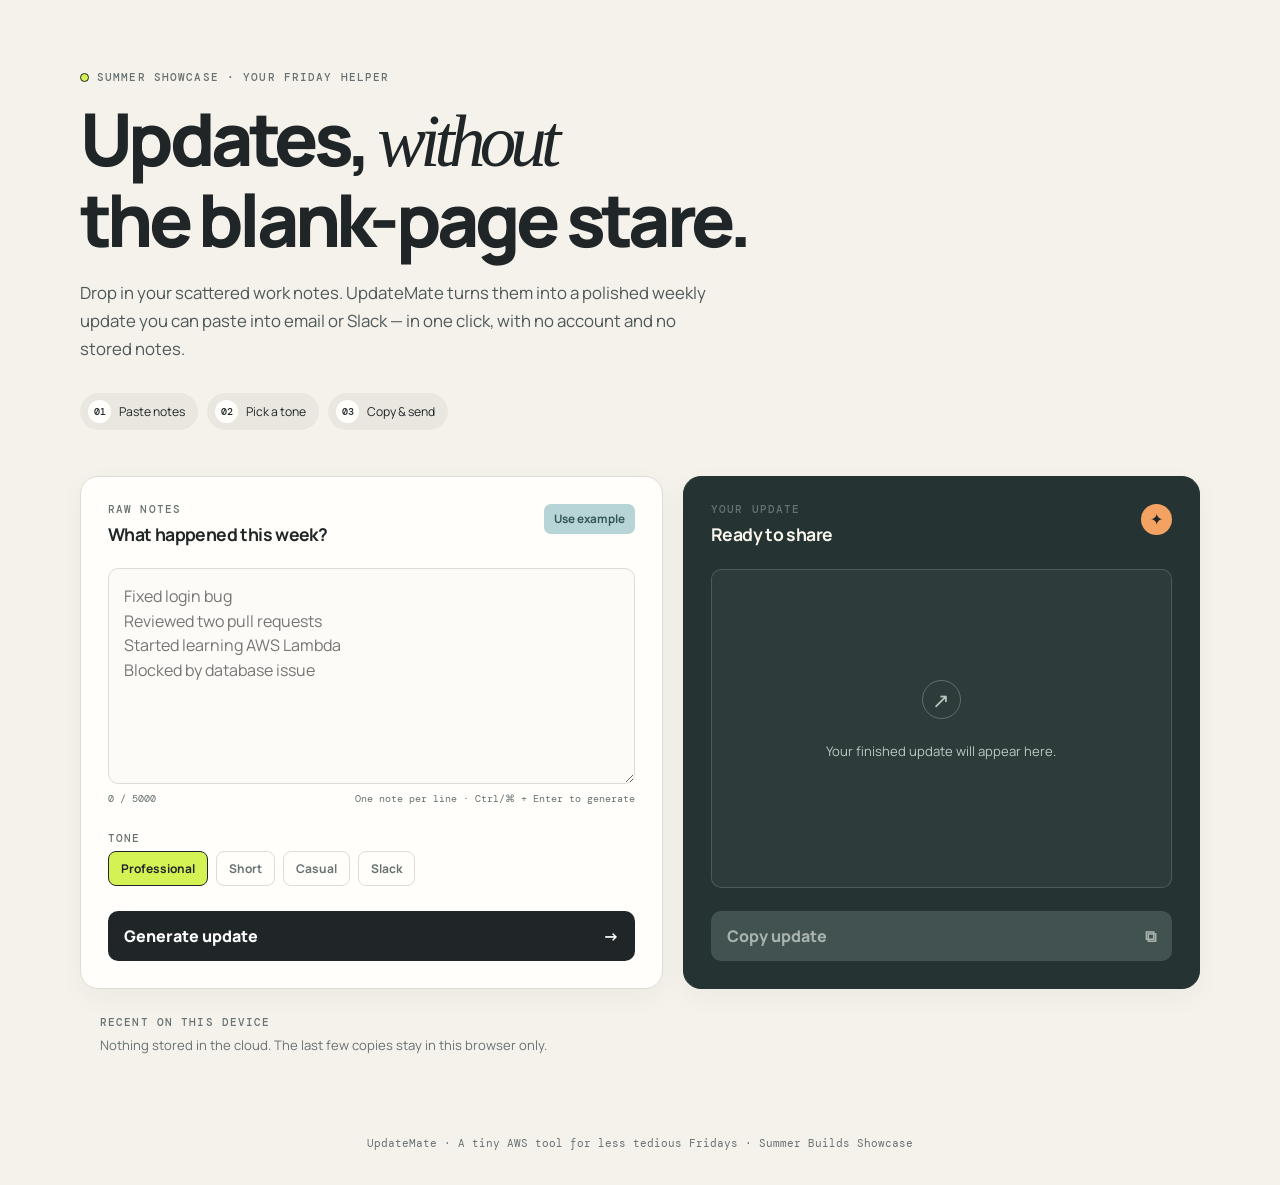
<file: index.html>
<!doctype html>
<html lang="en">
  <head>
    <meta charset="UTF-8" />
    <meta name="viewport" content="width=device-width, initial-scale=1.0" />
    <meta name="description" content="Turn rough work notes into a clear weekly update you can paste into email or Slack." />
    <title>UpdateMate — Weekly Update Generator</title>
    <link rel="preconnect" href="https://fonts.googleapis.com" />
    <link rel="preconnect" href="https://fonts.gstatic.com" crossorigin />
    <link href="https://fonts.googleapis.com/css2?family=DM+Mono:wght@400;500&family=Manrope:wght@400;500;600;700;800&display=swap" rel="stylesheet" />
    <link rel="stylesheet" href="styles.css" />
  </head>
  <body>
    <main class="shell">
      <section class="intro" aria-labelledby="page-title">
        <p class="eyebrow"><span></span> SUMMER SHOWCASE · YOUR FRIDAY HELPER</p>
        <h1 id="page-title">Updates, <em>without</em><br />the blank-page stare.</h1>
        <p class="lede">Drop in your scattered work notes. UpdateMate turns them into a polished weekly update you can paste into email or Slack — in one click, with no account and no stored notes.</p>
        <div class="steps" aria-label="How it works">
          <div><b>01</b><span>Paste notes</span></div>
          <div><b>02</b><span>Pick a tone</span></div>
          <div><b>03</b><span>Copy &amp; send</span></div>
        </div>
      </section>

      <section class="workspace" aria-label="Weekly update generator">
        <div class="card input-card">
          <div class="card-heading">
            <div>
              <p class="label">RAW NOTES</p>
              <h2>What happened this week?</h2>
            </div>
            <button class="text-button" id="example-button" type="button">Use example</button>
          </div>
          <label class="sr-only" for="notes">Rough weekly notes</label>
          <textarea id="notes" maxlength="5000" placeholder="Fixed login bug&#10;Reviewed two pull requests&#10;Started learning AWS Lambda&#10;Blocked by database issue"></textarea>
          <div class="input-footer">
            <span id="count">0 / 5000</span>
            <span>One note per line · Ctrl/⌘ + Enter to generate</span>
          </div>
          <fieldset>
            <legend class="label">TONE</legend>
            <div class="tone-options" role="radiogroup" aria-label="Choose update tone">
              <label><input type="radio" name="tone" value="professional" checked /><span>Professional</span></label>
              <label><input type="radio" name="tone" value="short" /><span>Short</span></label>
              <label><input type="radio" name="tone" value="casual" /><span>Casual</span></label>
              <label><input type="radio" name="tone" value="slack" /><span>Slack</span></label>
            </div>
          </fieldset>
          <button class="generate" id="generate-button" type="button">
            <span>Generate update</span><span aria-hidden="true">→</span>
          </button>
          <p class="error" id="error" role="alert" hidden></p>
        </div>

        <div class="card output-card" aria-live="polite">
          <div class="card-heading">
            <div>
              <p class="label">YOUR UPDATE</p>
              <h2>Ready to share</h2>
            </div>
            <span class="spark" aria-hidden="true">✦</span>
          </div>
          <div class="result empty" id="result">
            <div class="empty-icon" aria-hidden="true">↗</div>
            <p>Your finished update will appear here.</p>
          </div>
          <p class="source" id="source" hidden></p>
          <button class="copy" id="copy-button" type="button" disabled>
            <span>Copy update</span><span aria-hidden="true">⧉</span>
          </button>
        </div>
      </section>

      <section class="history" aria-label="Recent updates">
        <p class="label">RECENT ON THIS DEVICE</p>
        <p class="history-empty" id="history-empty">Nothing stored in the cloud. The last few copies stay in this browser only.</p>
        <ul id="history-list" hidden></ul>
      </section>
    </main>
    <footer>UpdateMate · A tiny AWS tool for less tedious Fridays · Summer Builds Showcase</footer>
    <script src="app-config.js"></script>
    <script type="module" src="app.js"></script>
  </body>
</html>
</file>
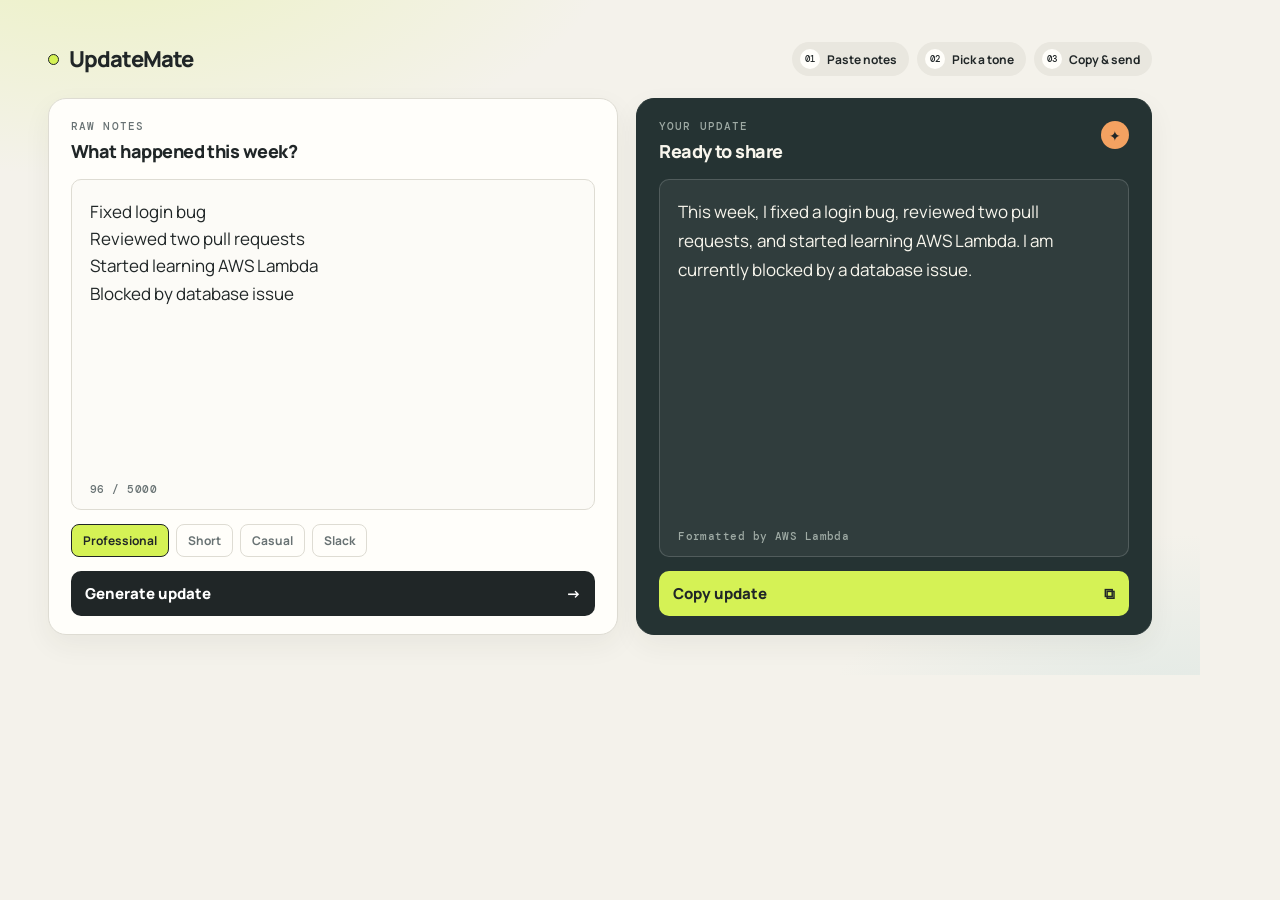
<file: cover.html>
<!doctype html>
<html lang="en">
  <head>
    <meta charset="UTF-8" />
    <link rel="preconnect" href="https://fonts.googleapis.com" />
    <link rel="preconnect" href="https://fonts.gstatic.com" crossorigin />
    <link href="https://fonts.googleapis.com/css2?family=DM+Mono:wght@500&family=Manrope:wght@500;700;800&display=swap" rel="stylesheet" />
    <style>
      * { box-sizing: border-box; margin: 0; padding: 0; }
      html, body { width: 1200px; height: 675px; overflow: hidden; }
      body {
        color: #202627;
        background: #f4f2eb;
        font-family: Manrope, Arial, sans-serif;
      }
      .frame {
        width: 1200px;
        height: 675px;
        padding: 42px 48px 40px;
        display: grid;
        grid-template-rows: auto 1fr;
        gap: 22px;
        background:
          radial-gradient(900px 420px at 8% -10%, rgba(213, 242, 85, .28), transparent 58%),
          radial-gradient(700px 380px at 100% 110%, rgba(183, 213, 214, .35), transparent 55%),
          #f4f2eb;
      }
      .top {
        display: flex;
        align-items: center;
        justify-content: space-between;
      }
      .brand {
        display: flex;
        align-items: center;
        gap: 10px;
      }
      .dot {
        width: 11px;
        height: 11px;
        border-radius: 50%;
        background: #d5f255;
        border: 1px solid #202627;
      }
      .brand b {
        font: 800 22px/1 Manrope, Arial, sans-serif;
        letter-spacing: -.04em;
      }
      .pills { display: flex; gap: 8px; }
      .pills span {
        background: #e9e7df;
        border-radius: 999px;
        padding: 7px 12px 7px 8px;
        font-size: 12px;
        font-weight: 700;
        display: flex;
        align-items: center;
        gap: 7px;
      }
      .pills i {
        width: 20px;
        height: 20px;
        border-radius: 50%;
        background: #fffefa;
        display: grid;
        place-items: center;
        font: 500 9px/1 "DM Mono", monospace;
        font-style: normal;
      }
      .workspace {
        display: grid;
        grid-template-columns: 1.05fr .95fr;
        gap: 18px;
        min-height: 0;
      }
      .card {
        background: #fffefa;
        border: 1px solid #dedcd3;
        border-radius: 18px;
        padding: 22px 22px 18px;
        box-shadow: 0 10px 28px rgba(46, 43, 32, .06);
        display: flex;
        flex-direction: column;
        min-height: 0;
      }
      .output { background: #253333; color: #f8f6ed; border-color: #253333; }
      .heading { display: flex; justify-content: space-between; align-items: flex-start; }
      .label {
        color: #687273;
        font: 500 11px/1 "DM Mono", monospace;
        letter-spacing: .1em;
        margin-bottom: 7px;
      }
      .output .label { color: #9eaaa4; }
      h2 { font-size: 18px; letter-spacing: -.03em; font-weight: 800; }
      .notes, .result {
        margin-top: 16px;
        flex: 1;
        border-radius: 10px;
        padding: 18px 18px 14px;
        font-size: 17px;
        line-height: 1.6;
        white-space: pre-wrap;
        display: flex;
        flex-direction: column;
        justify-content: space-between;
      }
      .notes {
        border: 1px solid #dedcd3;
        background: #fcfbf7;
        color: #202627;
      }
      .result {
        border: 1px solid rgba(255,255,255,.16);
        background: rgba(255,255,255,.05);
        color: #f8f6ed;
        line-height: 1.7;
      }
      .meta {
        margin-top: 18px;
        font: 500 11px/1 "DM Mono", monospace;
        letter-spacing: .04em;
      }
      .notes .meta { color: #687273; }
      .result .meta { color: #9eaaa4; }
      .tones { display: flex; gap: 7px; margin-top: 14px; }
      .tones span {
        padding: 7px 11px;
        border: 1px solid #dedcd3;
        border-radius: 8px;
        color: #687273;
        font-size: 12px;
        font-weight: 700;
      }
      .tones span.on {
        color: #202627;
        border-color: #202627;
        background: #d5f255;
      }
      .btn {
        display: flex;
        align-items: center;
        justify-content: space-between;
        width: 100%;
        border-radius: 10px;
        margin-top: 14px;
        padding: 12px 14px;
        font-weight: 800;
        font-size: 15px;
      }
      .dark { background: #202627; color: #fff; }
      .lime { background: #d5f255; color: #202627; }
      .spark {
        width: 28px;
        height: 28px;
        border-radius: 50%;
        background: #f4a261;
        color: #202627;
        display: grid;
        place-items: center;
        font-size: 14px;
      }
    </style>
  </head>
  <body>
    <div class="frame">
      <div class="top">
        <div class="brand"><span class="dot"></span><b>UpdateMate</b></div>
        <div class="pills">
          <span><i>01</i>Paste notes</span>
          <span><i>02</i>Pick a tone</span>
          <span><i>03</i>Copy &amp; send</span>
        </div>
      </div>
      <section class="workspace">
        <div class="card">
          <div class="heading">
            <div>
              <p class="label">RAW NOTES</p>
              <h2>What happened this week?</h2>
            </div>
          </div>
          <div class="notes"><div>Fixed login bug
Reviewed two pull requests
Started learning AWS Lambda
Blocked by database issue</div><div class="meta">96 / 5000</div></div>
          <div class="tones">
            <span class="on">Professional</span>
            <span>Short</span>
            <span>Casual</span>
            <span>Slack</span>
          </div>
          <div class="btn dark"><span>Generate update</span><span>→</span></div>
        </div>
        <div class="card output">
          <div class="heading">
            <div>
              <p class="label">YOUR UPDATE</p>
              <h2>Ready to share</h2>
            </div>
            <span class="spark">✦</span>
          </div>
          <div class="result"><div>This week, I fixed a login bug, reviewed two pull requests, and started learning AWS Lambda. I am currently blocked by a database issue.</div><div class="meta">Formatted by AWS Lambda</div></div>
          <div class="btn lime"><span>Copy update</span><span>⧉</span></div>
        </div>
      </section>
    </div>
  </body>
</html>
</file>
<file: styles.css>
:root {
  --ink: #202627;
  --muted: #687273;
  --canvas: #f4f2eb;
  --paper: #fffefa;
  --line: #dedcd3;
  --lime: #d5f255;
  --orange: #f4a261;
  --blue: #b7d5d6;
  --radius: 18px;
}

* { box-sizing: border-box; }
body { margin: 0; color: var(--ink); background: var(--canvas); font-family: Manrope, Arial, sans-serif; }
button, textarea { font: inherit; }
.shell { width: min(1120px, calc(100% - 40px)); margin: 0 auto; padding: 72px 0 42px; }
.intro { max-width: 700px; margin-bottom: 46px; }
.eyebrow, .label { color: var(--muted); font: 500 .7rem/1 "DM Mono", monospace; letter-spacing: .1em; }
.eyebrow { display: flex; align-items: center; gap: 8px; margin: 0 0 17px; }
.eyebrow span { width: 9px; height: 9px; border-radius: 50%; background: var(--lime); border: 1px solid var(--ink); }
h1 { font-size: clamp(2.55rem, 5.7vw, 4.8rem); line-height: 1.05; letter-spacing: -.065em; margin: 0; font-weight: 800; }
h1 em { font-family: Georgia, serif; font-weight: 400; letter-spacing: -.08em; }
.lede { max-width: 640px; color: #4e5859; font-size: 1.05rem; line-height: 1.65; margin: 22px 0 0; }
.steps { display: flex; flex-wrap: wrap; gap: 9px; margin-top: 30px; }
.steps div { display: flex; gap: 8px; align-items: center; background: #e9e7df; border-radius: 999px; padding: 7px 13px 7px 8px; font-size: .76rem; }
.steps b { display: grid; place-items: center; width: 23px; height: 23px; border-radius: 50%; background: var(--paper); font: 500 .62rem "DM Mono", monospace; }
.workspace { display: grid; grid-template-columns: 1.06fr .94fr; gap: 20px; align-items: stretch; }
.card { background: var(--paper); border: 1px solid var(--line); border-radius: var(--radius); padding: 27px; box-shadow: 0 8px 26px rgba(46, 43, 32, .045); }
.output-card { background: #253333; color: #f8f6ed; border-color: #253333; display: flex; flex-direction: column; }
.card-heading { display: flex; justify-content: space-between; align-items: flex-start; gap: 15px; }
.label { margin: 0 0 7px; }
h2 { font-size: 1.1rem; letter-spacing: -.035em; margin: 0; }
.text-button { appearance: none; border: 0; color: #335555; background: var(--blue); padding: 7px 10px; border-radius: 7px; font-size: .73rem; font-weight: 700; cursor: pointer; }
textarea { resize: vertical; display: block; width: 100%; min-height: 216px; margin-top: 22px; padding: 15px; border-radius: 10px; border: 1px solid var(--line); color: var(--ink); background: #fcfbf7; line-height: 1.55; outline: none; }
textarea:focus { border-color: #6c8787; box-shadow: 0 0 0 3px rgba(183, 213, 214, .45); }
.input-footer { color: var(--muted); display: flex; justify-content: space-between; gap: 12px; margin-top: 8px; font: .65rem "DM Mono", monospace; }
fieldset { border: 0; margin: 28px 0 0; padding: 0; }
legend { padding: 0; }
.tone-options { display: flex; flex-wrap: wrap; gap: 8px; }
.tone-options label { cursor: pointer; }
.tone-options input { position: absolute; opacity: 0; }
.tone-options span { display: block; padding: 8px 12px; border: 1px solid var(--line); border-radius: 8px; color: var(--muted); font-size: .75rem; font-weight: 700; transition: .15s ease; }
.tone-options input:checked + span { color: var(--ink); border-color: var(--ink); background: var(--lime); }
.generate, .copy { display: flex; align-items: center; justify-content: space-between; border: 0; width: 100%; border-radius: 10px; margin-top: 25px; padding: 14px 16px; font-weight: 800; cursor: pointer; transition: transform .15s ease, opacity .15s ease; }
.generate { background: var(--ink); color: white; }
.generate:hover, .copy:hover:not(:disabled) { transform: translateY(-2px); }
.generate:disabled { cursor: wait; opacity: .68; }
.error { color: #9e3c2b; font-size: .78rem; line-height: 1.45; margin: 13px 0 0; }
.spark { display: grid; place-items: center; height: 31px; width: 31px; border-radius: 50%; background: var(--orange); color: var(--ink); }
.result { flex: 1; margin: 23px 0; min-height: 216px; padding: 18px; border: 1px solid rgba(255,255,255,.16); border-radius: 10px; background: rgba(255,255,255,.04); white-space: pre-wrap; font-size: .96rem; line-height: 1.75; }
.result.empty { display: flex; flex-direction: column; align-items: center; justify-content: center; color: #bdc7c0; text-align: center; font-size: .82rem; white-space: normal; }
.empty-icon { display: grid; place-items: center; width: 39px; height: 39px; margin-bottom: 8px; border: 1px solid rgba(255,255,255,.25); border-radius: 50%; font-size: 1.3rem; }
.copy { margin-top: auto; background: var(--lime); color: var(--ink); }
.copy:disabled { cursor: default; background: #425250; color: #a8b2ad; }
.source { margin: 0 0 8px; color: #9eaaa4; font: 500 .65rem/1.4 "DM Mono", monospace; letter-spacing: .04em; }
.history { width: min(1120px, calc(100% - 40px)); margin: 28px auto 0; }
.history-empty { color: var(--muted); font-size: .82rem; line-height: 1.5; margin: 8px 0 0; }
.history ul { list-style: none; margin: 10px 0 0; padding: 0; display: grid; gap: 8px; }
.history-item { appearance: none; width: 100%; display: flex; gap: 12px; align-items: baseline; text-align: left; cursor: pointer; border: 1px solid var(--line); background: var(--paper); border-radius: 10px; padding: 11px 13px; color: var(--ink); }
.history-item:hover { border-color: #6c8787; }
.history-item b { flex: 0 0 auto; color: #335555; font: 500 .62rem "DM Mono", monospace; letter-spacing: .08em; text-transform: uppercase; }
.history-item span { color: var(--muted); font-size: .82rem; white-space: nowrap; overflow: hidden; text-overflow: ellipsis; }
footer { color: var(--muted); padding: 28px 20px 35px; text-align: center; font: .67rem "DM Mono", monospace; }
.sr-only { position: absolute; overflow: hidden; width: 1px; height: 1px; clip: rect(0, 0, 0, 0); white-space: nowrap; }
@media (max-width: 760px) {
  .shell, .history { width: min(100% - 28px, 560px); }
  .shell { padding-top: 38px; }
  .workspace { grid-template-columns: 1fr; }
  .card { padding: 22px; }
}
</file>
